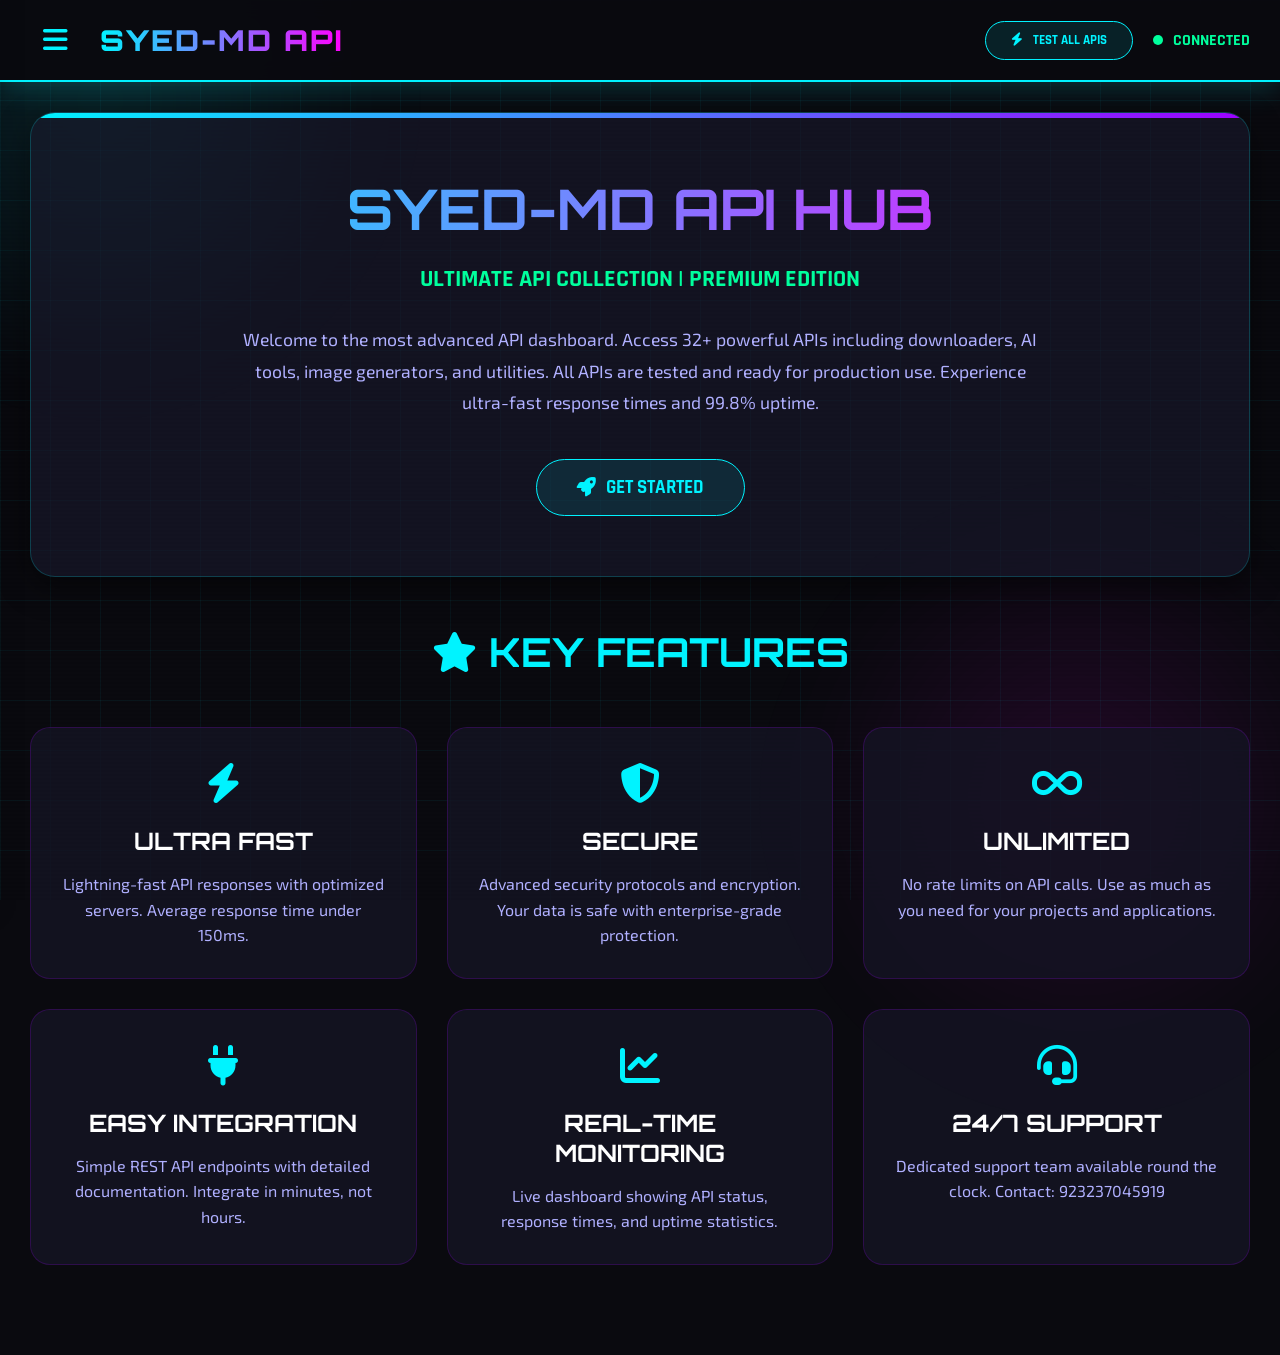
<file: public/index.html>
<!DOCTYPE html>
<html lang="en">
<head>
    <meta charset="UTF-8">
    <meta name="viewport" content="width=device-width, initial-scale=1.0">
    <title>SYED-MD API Hub | Professional API Dashboard</title>
    <link rel="stylesheet" href="https://cdnjs.cloudflare.com/ajax/libs/font-awesome/6.4.0/css/all.min.css">
    <link href="https://fonts.googleapis.com/css2?family=Orbitron:wght@400;700;900&family=Exo+2:wght@300;400;600;700&family=Rajdhani:wght@300;500;700&display=swap" rel="stylesheet">
    <style>
        :root {
            --neon-cyan: #00f3ff;
            --neon-pink: #ff00ff;
            --neon-purple: #9d00ff;
            --neon-green: #00ff9d;
            --neon-yellow: #ffed00;
            --neon-red: #ff3c3c;
            --cyber-dark: #0a0a0f;
            --cyber-darker: #050508;
            --cyber-gray: #1a1a2e;
            --cyber-light: #e0e0ff;
            --cyber-blue: #0066ff;
            --matrix-green: #00ff41;
        }
        
        * {
            margin: 0;
            padding: 0;
            box-sizing: border-box;
        }
        
        body {
            background-color: var(--cyber-dark);
            color: var(--cyber-light);
            font-family: 'Exo 2', sans-serif;
            min-height: 100vh;
            overflow-x: hidden;
        }
        
        /* ============ BACKGROUND EFFECTS ============ */
        .scanlines {
            position: fixed;
            top: 0;
            left: 0;
            width: 100%;
            height: 100%;
            background: linear-gradient(
                to bottom,
                transparent 50%,
                rgba(0, 0, 0, 0.5) 50%
            );
            background-size: 100% 4px;
            z-index: -3;
            pointer-events: none;
            opacity: 0.1;
            animation: scanline 10s linear infinite;
        }
        
        @keyframes scanline {
            0% { transform: translateY(0px); }
            100% { transform: translateY(100vh); }
        }
        
        .grid-lines {
            position: fixed;
            top: 0;
            left: 0;
            width: 100%;
            height: 100%;
            background-image: 
                linear-gradient(to right, rgba(0, 243, 255, 0.05) 1px, transparent 1px),
                linear-gradient(to bottom, rgba(0, 243, 255, 0.05) 1px, transparent 1px);
            background-size: 50px 50px;
            z-index: -4;
            pointer-events: none;
        }
        
        .cyber-glow {
            position: fixed;
            width: 600px;
            height: 600px;
            border-radius: 50%;
            background: radial-gradient(circle, rgba(157, 0, 255, 0.1) 0%, transparent 70%);
            filter: blur(40px);
            z-index: -2;
            pointer-events: none;
        }
        
        .glow-1 {
            top: -200px;
            left: -200px;
            background: radial-gradient(circle, rgba(0, 243, 255, 0.1) 0%, transparent 70%);
        }
        
        .glow-2 {
            bottom: -200px;
            right: -100px;
            background: radial-gradient(circle, rgba(255, 0, 255, 0.1) 0%, transparent 70%);
        }
        
        /* ============ TOP NAVIGATION BAR ============ */
        .cyber-navbar {
            background: rgba(10, 10, 15, 0.95);
            border-bottom: 2px solid var(--neon-cyan);
            box-shadow: 0 5px 30px rgba(0, 243, 255, 0.2);
            padding: 15px 30px;
            position: sticky;
            top: 0;
            z-index: 1000;
            display: flex;
            justify-content: space-between;
            align-items: center;
            backdrop-filter: blur(10px);
        }
        
        .nav-left {
            display: flex;
            align-items: center;
            gap: 20px;
        }
        
        .menu-toggle {
            background: transparent;
            border: none;
            color: var(--neon-cyan);
            font-size: 28px;
            cursor: pointer;
            width: 50px;
            height: 50px;
            border-radius: 10px;
            display: flex;
            align-items: center;
            justify-content: center;
            transition: all 0.3s ease;
        }
        
        .menu-toggle:hover {
            background: rgba(0, 243, 255, 0.1);
            transform: scale(1.1);
        }
        
        .nav-logo {
            font-family: 'Orbitron', sans-serif;
            font-size: 1.8rem;
            font-weight: 900;
            background: linear-gradient(90deg, var(--neon-cyan), var(--neon-pink));
            -webkit-background-clip: text;
            background-clip: text;
            color: transparent;
            letter-spacing: 2px;
        }
        
        .nav-right {
            display: flex;
            align-items: center;
            gap: 20px;
        }
        
        .nav-btn {
            padding: 10px 25px;
            border-radius: 30px;
            background: rgba(0, 243, 255, 0.1);
            border: 1px solid var(--neon-cyan);
            color: var(--neon-cyan);
            font-family: 'Rajdhani', sans-serif;
            font-weight: 700;
            cursor: pointer;
            transition: all 0.3s ease;
            display: flex;
            align-items: center;
            gap: 10px;
        }
        
        .nav-btn:hover {
            background: rgba(0, 243, 255, 0.2);
            transform: translateY(-2px);
            box-shadow: 0 5px 15px rgba(0, 243, 255, 0.3);
        }
        
        .user-indicator {
            display: flex;
            align-items: center;
            gap: 10px;
            color: var(--neon-green);
            font-family: 'Rajdhani', sans-serif;
            font-weight: 700;
        }
        
        .user-indicator .dot {
            width: 10px;
            height: 10px;
            background: var(--neon-green);
            border-radius: 50%;
            animation: pulse 2s infinite;
        }
        
        @keyframes pulse {
            0% { opacity: 1; }
            50% { opacity: 0.5; }
            100% { opacity: 1; }
        }
        
        /* ============ SIDEBAR MENU ============ */
        .cyber-sidebar {
            position: fixed;
            top: 0;
            left: -350px;
            width: 320px;
            height: 100vh;
            background: rgba(10, 10, 20, 0.98);
            border-right: 2px solid var(--neon-purple);
            box-shadow: 10px 0 30px rgba(0, 0, 0, 0.5);
            z-index: 1001;
            transition: left 0.4s cubic-bezier(0.175, 0.885, 0.32, 1.275);
            padding: 30px;
            overflow-y: auto;
            backdrop-filter: blur(15px);
        }
        
        .cyber-sidebar.active {
            left: 0;
        }
        
        .sidebar-header {
            display: flex;
            justify-content: space-between;
            align-items: center;
            margin-bottom: 40px;
            padding-bottom: 20px;
            border-bottom: 1px solid rgba(0, 243, 255, 0.3);
        }
        
        .sidebar-title {
            font-family: 'Orbitron', sans-serif;
            font-size: 1.5rem;
            color: var(--neon-cyan);
        }
        
        .close-sidebar {
            background: transparent;
            border: none;
            color: var(--neon-pink);
            font-size: 24px;
            cursor: pointer;
            width: 40px;
            height: 40px;
            border-radius: 50%;
            display: flex;
            align-items: center;
            justify-content: center;
            transition: all 0.3s ease;
        }
        
        .close-sidebar:hover {
            background: rgba(255, 0, 255, 0.1);
            transform: rotate(90deg);
        }
        
        .nav-menu {
            list-style: none;
            margin-bottom: 40px;
        }
        
        .nav-item {
            margin-bottom: 15px;
        }
        
        .nav-link {
            display: flex;
            align-items: center;
            gap: 15px;
            padding: 18px 20px;
            border-radius: 15px;
            color: var(--cyber-light);
            text-decoration: none;
            font-family: 'Rajdhani', sans-serif;
            font-weight: 700;
            font-size: 1.1rem;
            transition: all 0.3s ease;
            border: 1px solid transparent;
        }
        
        .nav-link:hover {
            background: rgba(0, 243, 255, 0.1);
            border-color: rgba(0, 243, 255, 0.3);
            transform: translateX(10px);
        }
        
        .nav-link.active {
            background: rgba(0, 243, 255, 0.15);
            border-color: var(--neon-cyan);
            box-shadow: 0 5px 15px rgba(0, 243, 255, 0.2);
            color: var(--neon-cyan);
        }
        
        .nav-link i {
            width: 25px;
            text-align: center;
            font-size: 1.2rem;
        }
        
        .sidebar-stats {
            background: rgba(0, 0, 0, 0.4);
            border-radius: 15px;
            padding: 25px;
            border: 1px solid rgba(157, 0, 255, 0.3);
            margin-bottom: 30px;
        }
        
        .stat-item {
            display: flex;
            justify-content: space-between;
            margin-bottom: 15px;
            font-family: 'Rajdhani', sans-serif;
        }
        
        .stat-item:last-child {
            margin-bottom: 0;
        }
        
        .stat-label {
            color: #b0b0ff;
        }
        
        .stat-value {
            color: var(--neon-green);
            font-weight: 700;
        }
        
        .sidebar-footer {
            text-align: center;
            padding-top: 20px;
            border-top: 1px solid rgba(0, 243, 255, 0.2);
            color: #8888cc;
            font-size: 0.9rem;
        }
        
        /* ============ MAIN CONTENT PAGES ============ */
        .page-container {
            padding: 30px;
            max-width: 1600px;
            margin: 0 auto;
        }
        
        .page {
            display: none;
            animation: fadeIn 0.5s ease;
        }
        
        .page.active {
            display: block;
        }
        
        @keyframes fadeIn {
            from { opacity: 0; transform: translateY(20px); }
            to { opacity: 1; transform: translateY(0); }
        }
        
        /* ============ HOME PAGE ============ */
        .hero-section {
            text-align: center;
            padding: 60px 20px;
            background: rgba(26, 26, 46, 0.6);
            border-radius: 25px;
            margin-bottom: 50px;
            border: 1px solid rgba(0, 243, 255, 0.2);
            box-shadow: 0 10px 30px rgba(0, 0, 0, 0.5);
            position: relative;
            overflow: hidden;
        }
        
        .hero-section::before {
            content: '';
            position: absolute;
            top: 0;
            left: 0;
            width: 100%;
            height: 5px;
            background: linear-gradient(90deg, var(--neon-cyan), var(--neon-purple));
        }
        
        .hero-title {
            font-family: 'Orbitron', sans-serif;
            font-size: 3.5rem;
            margin-bottom: 20px;
            background: linear-gradient(90deg, var(--neon-cyan), var(--neon-pink));
            -webkit-background-clip: text;
            background-clip: text;
            color: transparent;
        }
        
        .hero-subtitle {
            font-size: 1.5rem;
            color: var(--neon-green);
            margin-bottom: 30px;
            font-family: 'Rajdhani', sans-serif;
            font-weight: 700;
        }
        
        .hero-description {
            max-width: 800px;
            margin: 0 auto 40px;
            color: #b0b0ff;
            font-size: 1.1rem;
            line-height: 1.8;
        }
        
        .features-grid {
            display: grid;
            grid-template-columns: repeat(auto-fill, minmax(300px, 1fr));
            gap: 30px;
            margin-bottom: 60px;
        }
        
        .feature-card {
            background: rgba(20, 20, 35, 0.8);
            border-radius: 20px;
            padding: 30px;
            border: 1px solid rgba(157, 0, 255, 0.2);
            transition: all 0.3s ease;
            text-align: center;
        }
        
        .feature-card:hover {
            transform: translateY(-10px);
            border-color: var(--neon-purple);
            box-shadow: 0 15px 30px rgba(157, 0, 255, 0.2);
        }
        
        .feature-icon {
            font-size: 2.5rem;
            color: var(--neon-cyan);
            margin-bottom: 20px;
        }
        
        .feature-title {
            font-family: 'Orbitron', sans-serif;
            font-size: 1.5rem;
            margin-bottom: 15px;
            color: white;
        }
        
        .feature-desc {
            color: #b0b0ff;
            line-height: 1.6;
        }
        
        /* ============ APIS PAGE ============ */
        .apis-header {
            display: flex;
            justify-content: space-between;
            align-items: center;
            margin-bottom: 40px;
            flex-wrap: wrap;
            gap: 20px;
        }
        
        .apis-title {
            font-family: 'Orbitron', sans-serif;
            font-size: 2.5rem;
            color: var(--neon-pink);
            text-transform: uppercase;
            letter-spacing: 2px;
        }
        
        .apis-search {
            position: relative;
            min-width: 350px;
        }
        
        .apis-search input {
            background: rgba(0, 0, 0, 0.5);
            border: 1px solid var(--neon-cyan);
            border-radius: 30px;
            padding: 15px 20px;
            padding-left: 50px;
            color: white;
            font-family: 'Exo 2', sans-serif;
            width: 100%;
            font-size: 1rem;
        }
        
        .apis-search input:focus {
            outline: none;
            box-shadow: 0 0 15px rgba(0, 243, 255, 0.5);
        }
        
        .apis-search i {
            position: absolute;
            left: 20px;
            top: 50%;
            transform: translateY(-50%);
            color: var(--neon-cyan);
        }
        
        .apis-grid {
            display: grid;
            grid-template-columns: repeat(auto-fill, minmax(400px, 1fr));
            gap: 30px;
            margin-bottom: 50px;
        }
        
        /* ============ API CARD ============ */
        .api-card {
            background: linear-gradient(145deg, rgba(15, 15, 25, 0.9), rgba(30, 30, 50, 0.9));
            border-radius: 20px;
            padding: 25px;
            position: relative;
            overflow: hidden;
            border: 1px solid rgba(0, 243, 255, 0.2);
            transition: all 0.3s ease;
            box-shadow: 0 10px 30px rgba(0, 0, 0, 0.4);
        }
        
        .api-card:hover {
            transform: translateY(-10px);
            border-color: var(--neon-cyan);
            box-shadow: 0 20px 40px rgba(0, 243, 255, 0.2);
        }
        
        .api-card-header {
            display: flex;
            justify-content: space-between;
            align-items: flex-start;
            margin-bottom: 20px;
        }
        
        .api-name {
            font-family: 'Orbitron', sans-serif;
            font-size: 1.5rem;
            color: white;
            display: flex;
            align-items: center;
            gap: 10px;
        }
        
        .api-status {
            padding: 5px 15px;
            border-radius: 20px;
            font-family: 'Rajdhani', sans-serif;
            font-weight: 700;
            font-size: 0.8rem;
            text-transform: uppercase;
        }
        
        .status-active {
            background: rgba(0, 255, 157, 0.2);
            color: var(--neon-green);
            border: 1px solid var(--neon-green);
        }
        
        .status-inactive {
            background: rgba(255, 60, 60, 0.2);
            color: var(--neon-red);
            border: 1px solid var(--neon-red);
        }
        
        .api-description {
            color: #c0c0ff;
            margin-bottom: 20px;
            line-height: 1.6;
            min-height: 60px;
        }
        
        .api-endpoint {
            background: rgba(0, 0, 0, 0.6);
            padding: 15px;
            border-radius: 10px;
            margin-bottom: 20px;
            font-family: 'Courier New', monospace;
            font-size: 0.9rem;
            overflow-x: auto;
            border: 1px solid rgba(157, 0, 255, 0.3);
        }
        
        .api-actions {
            display: flex;
            gap: 15px;
        }
        
        .api-btn {
            flex: 1;
            padding: 12px 20px;
            border-radius: 10px;
            font-family: 'Orbitron', sans-serif;
            font-weight: 700;
            cursor: pointer;
            transition: all 0.3s ease;
            border: none;
            display: flex;
            align-items: center;
            justify-content: center;
            gap: 10px;
            font-size: 0.9rem;
            text-transform: uppercase;
        }
        
        .btn-test {
            background: linear-gradient(90deg, var(--neon-cyan), var(--neon-purple));
            color: white;
        }
        
        .btn-test:hover {
            background: linear-gradient(90deg, var(--neon-purple), var(--neon-cyan));
            transform: translateY(-3px);
            box-shadow: 0 10px 20px rgba(157, 0, 255, 0.4);
        }
        
        .btn-details {
            background: rgba(0, 102, 255, 0.2);
            color: white;
            border: 1px solid var(--cyber-blue);
        }
        
        .btn-details:hover {
            background: rgba(0, 102, 255, 0.4);
            transform: translateY(-3px);
        }
        
        /* ============ API TEST MODAL ============ */
        .modal-overlay {
            position: fixed;
            top: 0;
            left: 0;
            width: 100%;
            height: 100%;
            background: rgba(0, 0, 0, 0.8);
            z-index: 1002;
            display: none;
            justify-content: center;
            align-items: center;
            backdrop-filter: blur(5px);
        }
        
        .modal-overlay.active {
            display: flex;
        }
        
        .test-modal {
            background: rgba(20, 20, 35, 0.95);
            border-radius: 25px;
            padding: 30px;
            width: 90%;
            max-width: 800px;
            max-height: 90vh;
            overflow-y: auto;
            border: 2px solid var(--neon-cyan);
            box-shadow: 0 20px 50px rgba(0, 243, 255, 0.3);
            position: relative;
        }
        
        .modal-header {
            display: flex;
            justify-content: space-between;
            align-items: center;
            margin-bottom: 30px;
            padding-bottom: 20px;
            border-bottom: 1px solid rgba(0, 243, 255, 0.3);
        }
        
        .modal-title {
            font-family: 'Orbitron', sans-serif;
            font-size: 1.8rem;
            color: var(--neon-cyan);
        }
        
        .close-modal {
            background: transparent;
            border: none;
            color: var(--neon-pink);
            font-size: 24px;
            cursor: pointer;
            width: 40px;
            height: 40px;
            border-radius: 50%;
            display: flex;
            align-items: center;
            justify-content: center;
            transition: all 0.3s ease;
        }
        
        .close-modal:hover {
            background: rgba(255, 0, 255, 0.1);
            transform: rotate(90deg);
        }
        
        .test-form {
            margin-bottom: 30px;
        }
        
        .form-group {
            margin-bottom: 25px;
        }
        
        .form-label {
            display: block;
            margin-bottom: 10px;
            font-family: 'Rajdhani', sans-serif;
            font-weight: 700;
            color: var(--neon-yellow);
            font-size: 1.1rem;
            display: flex;
            align-items: center;
            gap: 10px;
        }
        
        .cyber-input {
            width: 100%;
            padding: 15px 20px;
            background: rgba(0, 0, 0, 0.6);
            border: 1px solid rgba(0, 243, 255, 0.3);
            border-radius: 10px;
            color: white;
            font-family: 'Exo 2', sans-serif;
            font-size: 1rem;
            transition: all 0.3s ease;
        }
        
        .cyber-input:focus {
            outline: none;
            border-color: var(--neon-cyan);
            box-shadow: 0 0 15px rgba(0, 243, 255, 0.3);
        }
        
        .modal-btn {
            padding: 15px 30px;
            border: none;
            border-radius: 10px;
            font-family: 'Orbitron', sans-serif;
            font-weight: 700;
            cursor: pointer;
            transition: all 0.3s ease;
            font-size: 1rem;
            display: flex;
            align-items: center;
            justify-content: center;
            gap: 10px;
            width: 100%;
        }
        
        .response-section {
            margin-top: 30px;
            display: none;
        }
        
        .response-section.active {
            display: block;
        }
        
        .response-title {
            font-family: 'Orbitron', sans-serif;
            font-weight: 700;
            color: var(--neon-green);
            margin-bottom: 15px;
            display: flex;
            align-items: center;
            gap: 10px;
        }
        
        .response-content {
            background: rgba(0, 0, 0, 0.7);
            color: white;
            padding: 20px;
            border-radius: 10px;
            max-height: 300px;
            overflow-y: auto;
            font-family: 'Courier New', monospace;
            font-size: 0.9rem;
            white-space: pre-wrap;
            border: 1px solid rgba(0, 255, 157, 0.3);
        }
        
        /* ============ DASHBOARD PAGE ============ */
        .dashboard-header {
            margin-bottom: 40px;
        }
        
        .dashboard-title {
            font-family: 'Orbitron', sans-serif;
            font-size: 2.5rem;
            color: var(--neon-cyan);
            margin-bottom: 20px;
        }
        
        .dashboard-subtitle {
            color: #b0b0ff;
            font-size: 1.2rem;
            max-width: 800px;
        }
        
        .stats-cards {
            display: grid;
            grid-template-columns: repeat(auto-fill, minmax(250px, 1fr));
            gap: 25px;
            margin-bottom: 50px;
        }
        
        .stat-card {
            background: rgba(20, 20, 35, 0.8);
            border-radius: 20px;
            padding: 30px;
            text-align: center;
            border: 1px solid rgba(157, 0, 255, 0.2);
            transition: all 0.3s ease;
        }
        
        .stat-card:hover {
            transform: translateY(-10px);
            border-color: var(--neon-purple);
            box-shadow: 0 15px 30px rgba(157, 0, 255, 0.2);
        }
        
        .stat-icon {
            font-size: 2.5rem;
            margin-bottom: 20px;
        }
        
        .stat-number {
            font-family: 'Orbitron', sans-serif;
            font-size: 2.5rem;
            font-weight: 900;
            margin-bottom: 10px;
        }
        
        .stat-text {
            color: #b0b0ff;
            font-size: 1.1rem;
        }
        
        .api-status-table {
            background: rgba(20, 20, 35, 0.8);
            border-radius: 20px;
            padding: 30px;
            border: 1px solid rgba(0, 243, 255, 0.2);
            margin-bottom: 50px;
            overflow-x: auto;
        }
        
        .table-title {
            font-family: 'Orbitron', sans-serif;
            font-size: 1.8rem;
            color: var(--neon-pink);
            margin-bottom: 30px;
            padding-bottom: 15px;
            border-bottom: 1px solid rgba(255, 0, 255, 0.3);
        }
        
        .status-table {
            width: 100%;
            border-collapse: collapse;
        }
        
        .status-table th {
            background: rgba(0, 0, 0, 0.5);
            padding: 20px;
            text-align: left;
            color: var(--neon-cyan);
            font-family: 'Orbitron', sans-serif;
            font-weight: 700;
            border-bottom: 2px solid rgba(0, 243, 255, 0.3);
        }
        
        .status-table td {
            padding: 20px;
            border-bottom: 1px solid rgba(0, 243, 255, 0.1);
        }
        
        .status-table tr:hover {
            background: rgba(0, 243, 255, 0.05);
        }
        
        .status-badge {
            padding: 8px 20px;
            border-radius: 20px;
            font-family: 'Rajdhani', sans-serif;
            font-weight: 700;
            font-size: 0.9rem;
            text-transform: uppercase;
            display: inline-block;
        }
        
        /* ============ DOWNLOADERS PAGE ============ */
        .category-header {
            display: flex;
            justify-content: space-between;
            align-items: center;
            margin-bottom: 40px;
            flex-wrap: wrap;
            gap: 20px;
        }
        
        .category-title {
            font-family: 'Orbitron', sans-serif;
            font-size: 2.5rem;
            color: var(--neon-green);
        }
        
        .category-count {
            background: rgba(0, 255, 157, 0.2);
            color: var(--neon-green);
            padding: 10px 25px;
            border-radius: 30px;
            font-family: 'Rajdhani', sans-serif;
            font-weight: 700;
            border: 1px solid var(--neon-green);
        }
        
        /* ============ RESPONSIVE ============ */
        @media (max-width: 1200px) {
            .apis-grid, .features-grid {
                grid-template-columns: repeat(auto-fill, minmax(350px, 1fr));
            }
            
            .stats-cards {
                grid-template-columns: repeat(auto-fill, minmax(200px, 1fr));
            }
        }
        
        @media (max-width: 992px) {
            .apis-grid, .features-grid {
                grid-template-columns: repeat(auto-fill, minmax(300px, 1fr));
            }
            
            .nav-right {
                display: none;
            }
        }
        
        @media (max-width: 768px) {
            .cyber-sidebar {
                width: 100%;
                left: -100%;
            }
            
            .apis-grid, .features-grid {
                grid-template-columns: 1fr;
            }
            
            .hero-title {
                font-size: 2.5rem;
            }
            
            .apis-search {
                min-width: 100%;
            }
            
            .api-actions {
                flex-direction: column;
            }
            
            .page-container {
                padding: 20px 15px;
            }
        }
        
        /* ============ CUSTOM SCROLLBAR ============ */
        ::-webkit-scrollbar {
            width: 10px;
        }
        
        ::-webkit-scrollbar-track {
            background: rgba(26, 26, 46, 0.8);
        }
        
        ::-webkit-scrollbar-thumb {
            background: linear-gradient(180deg, var(--neon-cyan), var(--neon-purple));
            border-radius: 5px;
        }
        
        ::-webkit-scrollbar-thumb:hover {
            background: linear-gradient(180deg, var(--neon-purple), var(--neon-cyan));
        }
    </style>
</head>
<body>
    <!-- Background Effects -->
    <div class="scanlines"></div>
    <div class="grid-lines"></div>
    <div class="cyber-glow glow-1"></div>
    <div class="cyber-glow glow-2"></div>
    
    <!-- Top Navigation Bar -->
    <nav class="cyber-navbar">
        <div class="nav-left">
            <button class="menu-toggle" id="menuToggle">
                <i class="fas fa-bars"></i>
            </button>
            <div class="nav-logo">SYED-MD API </div>
        </div>
        
        <div class="nav-right">
            <button class="nav-btn" id="testAllApis">
                <i class="fas fa-bolt"></i> TEST ALL APIS
            </button>
            <div class="user-indicator">
                <div class="dot"></div>
                <span>CONNECTED</span>
            </div>
        </div>
    </nav>
    
    <!-- Sidebar Menu -->
    <aside class="cyber-sidebar" id="sidebar">
        <div class="sidebar-header">
            <h2 class="sidebar-title">SYED-MD</h2>
            <button class="close-sidebar" id="closeSidebar">
                <i class="fas fa-times"></i>
            </button>
        </div>
        
        <ul class="nav-menu">
            <li class="nav-item">
                <a href="#" class="nav-link active" data-page="home">
                    <i class="fas fa-home"></i>
                    <span>HOME</span>
                </a>
            </li>
            <li class="nav-item">
                <a href="#" class="nav-link" data-page="apis">
                    <i class="fas fa-code"></i>
                    <span>ALL APIS</span>
                </a>
            </li>
            <li class="nav-item">
                <a href="#" class="nav-link" data-page="downloaders">
                    <i class="fas fa-download"></i>
                    <span>DOWNLOADERS</span>
                </a>
            </li>
            <li class="nav-item">
                <a href="#" class="nav-link" data-page="ai">
                    <i class="fas fa-robot"></i>
                    <span>AI & SEARCH</span>
                </a>
            </li>
            <li class="nav-item">
                <a href="#" class="nav-link" data-page="images">
                    <i class="fas fa-image"></i>
                    <span>IMAGE TOOLS</span>
                </a>
            </li>
            <li class="nav-item">
                <a href="#" class="nav-link" data-page="utilities">
                    <i class="fas fa-cogs"></i>
                    <span>UTILITIES</span>
                </a>
            </li>
            <li class="nav-item">
                <a href="#" class="nav-link" data-page="dashboard">
                    <i class="fas fa-chart-bar"></i>
                    <span>DASHBOARD</span>
                </a>
            </li>
        </ul>
        
        <div class="sidebar-stats">
            <div class="stat-item">
                <span class="stat-label">TOTAL APIS:</span>
                <span class="stat-value" id="totalApis">32</span>
            </div>
            <div class="stat-item">
                <span class="stat-label">ACTIVE:</span>
                <span class="stat-value" id="activeApis">28</span>
            </div>
            <div class="stat-item">
                <span class="stat-label">RESPONSE TIME:</span>
                <span class="stat-value">~150ms</span>
            </div>
            <div class="stat-item">
                <span class="stat-label">UPTIME:</span>
                <span class="stat-value">99.8%</span>
            </div>
        </div>
        
        <div class="sidebar-footer">
            <p>© 2026 SYED-MD NETWORK</p>
            <p>Version 4.0 | ULTRA PRO MAX</p>
        </div>
    </aside>
    
    <!-- Main Content Container -->
    <div class="page-container">
        <!-- Home Page -->
        <div class="page active" id="home-page">
            <section class="hero-section">
                <h1 class="hero-title">SYED-MD API HUB</h1>
                <p class="hero-subtitle">ULTIMATE API COLLECTION | PREMIUM EDITION</p>
                <p class="hero-description">
                    Welcome to the most advanced API dashboard. Access 32+ powerful APIs including downloaders, AI tools, 
                    image generators, and utilities. All APIs are tested and ready for production use. 
                    Experience ultra-fast response times and 99.8% uptime.
                </p>
                <button class="nav-btn" style="margin: 0 auto; padding: 15px 40px; font-size: 1.2rem;">
                    <i class="fas fa-rocket"></i> GET STARTED
                </button>
            </section>
            
            <section class="features-section">
                <h2 style="font-family: 'Orbitron'; font-size: 2.5rem; color: var(--neon-cyan); text-align: center; margin-bottom: 50px;">
                    <i class="fas fa-star"></i> KEY FEATURES
                </h2>
                
                <div class="features-grid">
                    <div class="feature-card">
                        <div class="feature-icon">
                            <i class="fas fa-bolt"></i>
                        </div>
                        <h3 class="feature-title">ULTRA FAST</h3>
                        <p class="feature-desc">
                            Lightning-fast API responses with optimized servers. Average response time under 150ms.
                        </p>
                    </div>
                    
                    <div class="feature-card">
                        <div class="feature-icon">
                            <i class="fas fa-shield-alt"></i>
                        </div>
                        <h3 class="feature-title">SECURE</h3>
                        <p class="feature-desc">
                            Advanced security protocols and encryption. Your data is safe with enterprise-grade protection.
                        </p>
                    </div>
                    
                    <div class="feature-card">
                        <div class="feature-icon">
                            <i class="fas fa-infinity"></i>
                        </div>
                        <h3 class="feature-title">UNLIMITED</h3>
                        <p class="feature-desc">
                            No rate limits on API calls. Use as much as you need for your projects and applications.
                        </p>
                    </div>
                    
                    <div class="feature-card">
                        <div class="feature-icon">
                            <i class="fas fa-plug"></i>
                        </div>
                        <h3 class="feature-title">EASY INTEGRATION</h3>
                        <p class="feature-desc">
                            Simple REST API endpoints with detailed documentation. Integrate in minutes, not hours.
                        </p>
                    </div>
                    
                    <div class="feature-card">
                        <div class="feature-icon">
                            <i class="fas fa-chart-line"></i>
                        </div>
                        <h3 class="feature-title">REAL-TIME MONITORING</h3>
                        <p class="feature-desc">
                            Live dashboard showing API status, response times, and uptime statistics.
                        </p>
                    </div>
                    
                    <div class="feature-card">
                        <div class="feature-icon">
                            <i class="fas fa-headset"></i>
                        </div>
                        <h3 class="feature-title">24/7 SUPPORT</h3>
                        <p class="feature-desc">
                            Dedicated support team available round the clock. Contact: 923237045919
                        </p>
                    </div>
                </div>
            </section>
        </div>
        
        <!-- APIs Page -->
        <div class="page" id="apis-page">
            <div class="apis-header">
                <h1 class="apis-title">ALL APIS COLLECTION</h1>
                <div class="apis-search">
                    <i class="fas fa-search"></i>
                    <input type="text" id="apisSearch" placeholder="Search APIs by name or description...">
                </div>
            </div>
            
            <div class="apis-grid" id="apisGrid">
                <!-- APIs will be loaded by JavaScript -->
            </div>
            
            <div style="text-align: center; margin-top: 40px;">
                <button class="nav-btn" id="checkAllStatus" style="padding: 15px 40px; font-size: 1.1rem;">
                    <i class="fas fa-sync-alt"></i> CHECK ALL API STATUS
                </button>
            </div>
        </div>
        
        <!-- Downloaders Page -->
        <div class="page" id="downloaders-page">
            <div class="category-header">
                <h1 class="category-title">DOWNLOADER APIS</h1>
                <div class="category-count" id="downloadersCount">Loading...</div>
            </div>
            
            <div class="apis-grid" id="downloadersGrid">
                <!-- Downloader APIs will be loaded here -->
            </div>
        </div>
        
        <!-- AI Page -->
        <div class="page" id="ai-page">
            <div class="category-header">
                <h1 class="category-title" style="color: var(--neon-purple);">AI & SEARCH APIS</h1>
                <div class="category-count" style="background: rgba(157, 0, 255, 0.2); color: var(--neon-purple); border-color: var(--neon-purple);" id="aiCount">Loading...</div>
            </div>
            
            <div class="apis-grid" id="aiGrid">
                <!-- AI APIs will be loaded here -->
            </div>
        </div>
        
        <!-- Images Page -->
        <div class="page" id="images-page">
            <div class="category-header">
                <h1 class="category-title" style="color: var(--neon-pink);">IMAGE TOOLS APIS</h1>
                <div class="category-count" style="background: rgba(255, 0, 255, 0.2); color: var(--neon-pink); border-color: var(--neon-pink);" id="imagesCount">Loading...</div>
            </div>
            
            <div class="apis-grid" id="imagesGrid">
                <!-- Image APIs will be loaded here -->
            </div>
        </div>
        
        <!-- Utilities Page -->
        <div class="page" id="utilities-page">
            <div class="category-header">
                <h1 class="category-title" style="color: var(--neon-yellow);">UTILITIES APIS</h1>
                <div class="category-count" style="background: rgba(255, 237, 0, 0.2); color: var(--neon-yellow); border-color: var(--neon-yellow);" id="utilitiesCount">Loading...</div>
            </div>
            
            <div class="apis-grid" id="utilitiesGrid">
                <!-- Utility APIs will be loaded here -->
            </div>
        </div>
        
        <!-- Dashboard Page -->
        <div class="page" id="dashboard-page">
            <div class="dashboard-header">
                <h1 class="dashboard-title">SYSTEM DASHBOARD</h1>
                <p class="dashboard-subtitle">
                    Real-time monitoring of all APIs. Check status, response times, and performance metrics.
                    Green indicates working APIs, red indicates issues.
                </p>
            </div>
            
            <div class="stats-cards">
                <div class="stat-card">
                    <div class="stat-icon" style="color: var(--neon-cyan);">
                        <i class="fas fa-server"></i>
                    </div>
                    <div class="stat-number" id="totalApisCard">32</div>
                    <div class="stat-text">TOTAL APIS</div>
                </div>
                
                <div class="stat-card">
                    <div class="stat-icon" style="color: var(--neon-green);">
                        <i class="fas fa-check-circle"></i>
                    </div>
                    <div class="stat-number" id="workingApisCard">0</div>
                    <div class="stat-text">WORKING APIS</div>
                </div>
                
                <div class="stat-card">
                    <div class="stat-icon" style="color: var(--neon-red);">
                        <i class="fas fa-times-circle"></i>
                    </div>
                    <div class="stat-number" id="deadApisCard">0</div>
                    <div class="stat-text">DEAD APIS</div>
                </div>
                
                <div class="stat-card">
                    <div class="stat-icon" style="color: var(--neon-yellow);">
                        <i class="fas fa-clock"></i>
                    </div>
                    <div class="stat-number">~150ms</div>
                    <div class="stat-text">AVG RESPONSE TIME</div>
                </div>
            </div>
            
            <div class="api-status-table">
                <h2 class="table-title">API STATUS MONITOR</h2>
                <table class="status-table" id="statusTable">
                    <thead>
                        <tr>
                            <th>API NAME</th>
                            <th>CATEGORY</th>
                            <th>STATUS</th>
                            <th>RESPONSE TIME</th>
                            <th>LAST CHECKED</th>
                            <th>ACTION</th>
                        </tr>
                    </thead>
                    <tbody id="statusTableBody">
                        <!-- Status rows will be loaded by JavaScript -->
                    </tbody>
                </table>
            </div>
            
            <div style="text-align: center;">
                <button class="nav-btn" id="refreshDashboard" style="padding: 15px 40px; font-size: 1.1rem;">
                    <i class="fas fa-sync-alt"></i> REFRESH DASHBOARD
                </button>
            </div>
        </div>
    </div>
    
    <!-- API Test Modal -->
    <div class="modal-overlay" id="testModal">
        <div class="test-modal">
            <div class="modal-header">
                <h2 class="modal-title" id="modalApiName">TEST API</h2>
                <button class="close-modal" id="closeModal">
                    <i class="fas fa-times"></i>
                </button>
            </div>
            
            <div class="test-form">
                <div class="form-group">
                    <label class="form-label" id="modalParamLabel">
                        <i class="fas fa-terminal"></i> ENTER PARAMETER
                    </label>
                    <input type="text" class="cyber-input" id="modalParamInput" placeholder="Enter value...">
                </div>
                
                <button class="modal-btn btn-test" id="runTest">
                    <i class="fas fa-bolt"></i> RUN API TEST
                </button>
            </div>
            
            <div class="response-section" id="responseSection">
                <h3 class="response-title">
                    <i class="fas fa-code"></i> API RESPONSE
                </h3>
                <div class="response-content" id="responseContent">
                    // Response will appear here
                </div>
            </div>
        </div>
    </div>

    <script>
        // API Data
        const apiData = [
            {
                id: 1,
                name: "TikTok Downloader",
                endpoint: "/api/ttdl",
                category: "downloaders",
                param: "url",
                description: "Download TikTok videos without watermark. Advanced video extraction protocol.",
                example: "https://www.tiktok.com/@username/video/1234567890",
                method: "GET",
                status: "active",
                lastChecked: null,
                responseTime: null
            },
            {
                id: 2,
                name: "YouTube Downloader",
                endpoint: "/api/ytdl",
                category: "downloaders",
                param: "url",
                description: "Download YouTube videos in multiple formats with SYED-enhanced speed.",
                example: "https://www.youtube.com/watch?v=dQw4w9WgXcQ",
                method: "GET",
                status: "active",
                lastChecked: null,
                responseTime: null
            },
            {
                id: 3,
                name: "Twitter/X Downloader",
                endpoint: "/api/twitterdl",
                category: "downloaders",
                param: "url",
                description: "Extract videos from Twitter/X with neural network processing.",
                example: "https://twitter.com/user/status/1234567890",
                method: "GET",
                status: "active",
                lastChecked: null,
                responseTime: null
            },
            {
                id: 4,
                name: "Instagram Downloader",
                endpoint: "/api/igdl",
                category: "downloaders",
                param: "url",
                description: "Download Instagram content with advanced decryption protocols.",
                example: "https://www.instagram.com/p/Cxxxxxxxxxx/",
                method: "GET",
                status: "active",
                lastChecked: null,
                responseTime: null
            },
            {
                id: 5,
                name: "Facebook Downloader",
                endpoint: "/api/fbdl",
                category: "downloaders",
                param: "url",
                description: "Premium Facebook video download with HQ optimization.",
                example: "https://www.facebook.com/watch/?v=1234567890",
                method: "GET",
                status: "active",
                lastChecked: null,
                responseTime: null
            },
            {
                id: 6,
                name: "Spotify Downloader",
                endpoint: "/api/spotifydl",
                category: "downloaders",
                param: "url",
                description: "Extract Spotify tracks with crystal clear audio quality.",
                example: "https://open.spotify.com/track/4cOdK2wGLETKBW3PvgPWqT",
                method: "GET",
                status: "active",
                lastChecked: null,
                responseTime: null
            },
            {
                id: 7,
                name: "GitHub Cloner",
                endpoint: "/api/gitclone",
                category: "downloaders",
                param: "url",
                description: "Clone GitHub repositories with SYED-speed compression.",
                example: "https://github.com/username/repository",
                method: "GET",
                status: "active",
                lastChecked: null,
                responseTime: null
            },
            {
                id: 8,
                name: "Aptoide Search",
                endpoint: "/api/aptoide",
                category: "ai",
                param: "q",
                description: "Search Android apps on Aptoide with neural recommendations.",
                example: "WhatsApp, Instagram, TikTok",
                method: "GET",
                status: "active",
                lastChecked: null,
                responseTime: null
            },
            {
                id: 9,
                name: "Spotify Search",
                endpoint: "/api/spotifysearch",
                category: "ai",
                param: "query",
                description: "Advanced Spotify search with AI-powered recommendations.",
                example: "Ed Sheeran, Shape of You",
                method: "GET",
                status: "active",
                lastChecked: null,
                responseTime: null
            },
            {
                id: 10,
                name: "TikTok Search",
                endpoint: "/api/ttsearch",
                category: "ai",
                param: "q",
                description: "Neural network powered TikTok content discovery.",
                example: "dance challenge, funny videos",
                method: "GET",
                status: "active",
                lastChecked: null,
                responseTime: null
            },
            {
                id: 11,
                name: "Blackbox AI",
                endpoint: "/api/blackboxai",
                category: "ai",
                param: "q",
                description: "Advanced AI responses with SYED-intelligence algorithms.",
                example: "How to write a Python function?",
                method: "GET",
                status: "active",
                lastChecked: null,
                responseTime: null
            },
            {
                id: 12,
                name: "Gemini AI",
                endpoint: "/api/gemini",
                category: "ai",
                param: "q",
                description: "Interface with Google's Gemini AI for SYED-learning.",
                example: "Explain quantum computing in simple terms",
                method: "GET",
                status: "active",
                lastChecked: null,
                responseTime: null
            },
            {
                id: 13,
                name: "Text to Image AI",
                endpoint: "/api/txt2img",
                category: "ai",
                param: "text",
                description: "Generate stunning images from text with neural art.",
                example: "A sunset over mountains, digital art",
                method: "GET",
                status: "active",
                lastChecked: null,
                responseTime: null
            },
            {
                id: 14,
                name: "Genshin Build Helper",
                endpoint: "/api/genshinbuild",
                category: "utilities",
                param: "q",
                description: "Get optimal Genshin Impact builds with SYED-analysis.",
                example: "Diluc, Raiden Shogun, Zhongli",
                method: "GET",
                status: "active",
                lastChecked: null,
                responseTime: null
            },
            {
                id: 15,
                name: "Pastebin Reader",
                endpoint: "/api/getpastebin",
                category: "utilities",
                param: "url",
                description: "Read Pastebin content with encryption bypass.",
                example: "https://pastebin.com/abc123xyz",
                method: "GET",
                status: "active",
                lastChecked: null,
                responseTime: null
            },
            {
                id: 16,
                name: "Website to ZIP",
                endpoint: "/api/web2zip",
                category: "downloaders",
                param: "url",
                description: "Convert websites to ZIP with SYED-compression.",
                example: "https://example.com",
                method: "GET",
                status: "active",
                lastChecked: null,
                responseTime: null
            },
            {
                id: 17,
                name: "Website Screenshot",
                endpoint: "/api/ssweb",
                category: "images",
                param: "url",
                description: "Take website screenshots with neural rendering.",
                example: "https://google.com",
                method: "GET",
                status: "active",
                lastChecked: null,
                responseTime: null
            },
            {
                id: 18,
                name: "Text Translator",
                endpoint: "/api/translate",
                category: "utilities",
                param: "text",
                description: "Neural translation across 100+ languages.",
                example: "Hello, how are you?",
                method: "GET",
                status: "active",
                lastChecked: null,
                responseTime: null
            },
            {
                id: 19,
                name: "Weather API",
                endpoint: "/api/cuaca",
                category: "utilities",
                param: "query",
                description: "Real-time weather data with predictive analysis.",
                example: "Jakarta, London, New York",
                method: "GET",
                status: "active",
                lastChecked: null,
                responseTime: null
            },
            {
                id: 20,
                name: "Virtual Credit Card",
                endpoint: "/api/vcc",
                category: "utilities",
                param: "query",
                description: "Generate secure VCC details for testing.",
                example: "4111111111111111",
                method: "GET",
                status: "active",
                lastChecked: null,
                responseTime: null
            },
            {
                id: 21,
                name: "Welcome/Goodbye Image",
                endpoint: "/api/welcome-goodbye-image",
                category: "images",
                param: "name",
                description: "Generate SYED-styled welcome/goodbye images.",
                example: "John Doe, welcome",
                method: "GET",
                status: "active",
                lastChecked: null,
                responseTime: null
            },
            {
                id: 22,
                name: "Emoji Mixer",
                endpoint: "/api/emojimix",
                category: "images",
                param: "emojis",
                description: "Mix emojis with neural style transfer.",
                example: "😀+🎈, ❤️+🔥",
                method: "GET",
                status: "active",
                lastChecked: null,
                responseTime: null
            },
            {
                id: 23,
                name: "Quote Creator",
                endpoint: "/api/qc",
                category: "images",
                param: "text",
                description: "Create neon-styled quote images with AI backgrounds.",
                example: "Dream big, work hard",
                method: "GET",
                status: "active",
                lastChecked: null,
                responseTime: null
            },
            {
                id: 24,
                name: "Brat Image Generator",
                endpoint: "/api/brat",
                category: "images",
                param: "text",
                description: "Generate SYED-meme images with custom text.",
                example: "Your Name Here",
                method: "GET",
                status: "active",
                lastChecked: null,
                responseTime: null
            },
            {
                id: 25,
                name: "Handwriting Generator",
                endpoint: "/api/nulis",
                category: "images",
                param: "text",
                description: "Convert text to realistic SYED-handwriting.",
                example: "This is a sample text in handwriting",
                method: "GET",
                status: "active",
                lastChecked: null,
                responseTime: null
            },
            {
                id: 26,
                name: "QR Code Generator",
                endpoint: "/api/qrcodegenerator",
                category: "images",
                param: "text",
                description: "Generate neon QR codes with encryption options.",
                example: "https://github.com, WIFI:T:WPA;S:MyNetwork;P:Password123;;",
                method: "GET",
                status: "active",
                lastChecked: null,
                responseTime: null
            },
            {
                id: 27,
                name: "Ghibli Images",
                endpoint: "/api/ghibliimage",
                category: "images",
                param: "query",
                description: "Get Studio Ghibli images with SYED-filters.",
                example: "Totoro, Chihiro, Howl",
                method: "GET",
                status: "active",
                lastChecked: null,
                responseTime: null
            },
            {
                id: 28,
                name: "Tweet Generator",
                endpoint: "/api/tweet",
                category: "images",
                param: "text",
                description: "Create SYED-styled fake tweet images.",
                example: "Just launched my new project! #coding #webdev",
                method: "GET",
                status: "active",
                lastChecked: null,
                responseTime: null
            },
            {
                id: 29,
                name: "Khodam Checker",
                endpoint: "/api/cekkhodam",
                category: "utilities",
                param: "name",
                description: "SYED-enhanced spiritual guardian analysis.",
                example: "Ahmad, Siti, Budi",
                method: "GET",
                status: "active",
                lastChecked: null,
                responseTime: null
            },
            {
                id: 30,
                name: "Spotify Search+Downloader",
                endpoint: "/api/spotidl",
                category: "downloaders",
                param: "q",
                description: "Advanced Spotify search with download capability.",
                example: "Pasoori, Gal Sun Dil bar jani",
                method: "GET",
                status: "active",
                lastChecked: null,
                responseTime: null
            },
            {
                id: 31,
                name: "Movies Search",
                endpoint: "/api/moviesearch",
                category: "downloaders",
                param: "query",
                description: "Advanced Movies search with recommendations.",
                example: "2026 Movies, Doctor Strange",
                method: "GET",
                status: "active",
                lastChecked: null,
                responseTime: null
            },
            {
                id: 32,
                name: "Movies Downloader",
                endpoint: "/api/moviesdl",
                category: "downloaders",
                param: "q",
                description: "Download Movies content with advanced Downloader.",
                example: "Doctor Strange etc....",
                method: "GET",
                status: "active",
                lastChecked: null,
                responseTime: null
            }
        ];

        // Base URL
        const BASE_URL = "https://SYEDmd-api.vercel.app";
        
        // DOM Elements
        const menuToggle = document.getElementById('menuToggle');
        const sidebar = document.getElementById('sidebar');
        const closeSidebar = document.getElementById('closeSidebar');
        const navLinks = document.querySelectorAll('.nav-link');
        const pages = document.querySelectorAll('.page');
        const testModal = document.getElementById('testModal');
        const closeModal = document.getElementById('closeModal');
        const apisSearch = document.getElementById('apisSearch');
        const checkAllStatus = document.getElementById('checkAllStatus');
        const testAllApis = document.getElementById('testAllApis');
        const refreshDashboard = document.getElementById('refreshDashboard');
        
        // Current API being tested
        let currentTestApi = null;
        
        // Initialize
        document.addEventListener('DOMContentLoaded', function() {
            // Load APIs on all pages
            loadAllApis();
            loadCategoryPages();
            updateDashboardStats();
            
            // Menu Toggle
            menuToggle.addEventListener('click', () => {
                sidebar.classList.add('active');
            });
            
            closeSidebar.addEventListener('click', () => {
                sidebar.classList.remove('active');
            });
            
            // Navigation
            navLinks.forEach(link => {
                link.addEventListener('click', function(e) {
                    e.preventDefault();
                    
                    // Update active nav link
                    navLinks.forEach(l => l.classList.remove('active'));
                    this.classList.add('active');
                    
                    // Show corresponding page
                    const pageId = this.getAttribute('data-page');
                    showPage(pageId);
                    
                    // Close sidebar on mobile
                    if (window.innerWidth <= 768) {
                        sidebar.classList.remove('active');
                    }
                });
            });
            
            // Close modal
            closeModal.addEventListener('click', () => {
                testModal.classList.remove('active');
            });
            
            // Close modal when clicking outside
            testModal.addEventListener('click', (e) => {
                if (e.target === testModal) {
                    testModal.classList.remove('active');
                }
            });
            
            // Search functionality
            apisSearch.addEventListener('input', function() {
                filterApis(this.value.toLowerCase());
            });
            
            // Check all API status
            checkAllStatus.addEventListener('click', checkAllApisStatus);
            
            // Test all APIs
            testAllApis.addEventListener('click', testAllApisFunction);
            
            // Refresh dashboard
            refreshDashboard.addEventListener('click', refreshDashboardData);
            
            // Run test from modal
            document.getElementById('runTest').addEventListener('click', runApiTest);
        });
        
        // Show specific page
        function showPage(pageId) {
            pages.forEach(page => {
                page.classList.remove('active');
                if (page.id === `${pageId}-page`) {
                    page.classList.add('active');
                }
            });
            
            // Update page title
            document.title = `SYED-MD API Hub | ${pageId.toUpperCase()}`;
        }
        
        // Load all APIs
        function loadAllApis() {
            const apisGrid = document.getElementById('apisGrid');
            apisGrid.innerHTML = '';
            
            apiData.forEach(api => {
                apisGrid.appendChild(createApiCard(api));
            });
        }
        
        // Load category pages
        function loadCategoryPages() {
            const categories = {
                'downloaders': document.getElementById('downloadersGrid'),
                'ai': document.getElementById('aiGrid'),
                'images': document.getElementById('imagesGrid'),
                'utilities': document.getElementById('utilitiesGrid')
            };
            
            // Count APIs in each category
            const categoryCounts = {
                'downloaders': 0,
                'ai': 0,
                'images': 0,
                'utilities': 0
            };
            
            // Clear all grids
            Object.values(categories).forEach(grid => {
                if (grid) grid.innerHTML = '';
            });
            
            // Populate category grids
            apiData.forEach(api => {
                if (categories[api.category]) {
                    categories[api.category].appendChild(createApiCard(api));
                    categoryCounts[api.category]++;
                }
            });
            
            // Update category counts
            document.getElementById('downloadersCount').textContent = `${categoryCounts.downloaders} APIs`;
            document.getElementById('aiCount').textContent = `${categoryCounts.ai} APIs`;
            document.getElementById('imagesCount').textContent = `${categoryCounts.images} APIs`;
            document.getElementById('utilitiesCount').textContent = `${categoryCounts.utilities} APIs`;
            
            // Update sidebar stats
            const activeApis = apiData.filter(api => api.status === 'active').length;
            document.getElementById('totalApis').textContent = apiData.length;
            document.getElementById('activeApis').textContent = activeApis;
        }
        
        // Create API card
        function createApiCard(api) {
            const card = document.createElement('div');
            card.className = 'api-card';
            card.setAttribute('data-name', api.name.toLowerCase());
            card.setAttribute('data-category', api.category);
            
            card.innerHTML = `
                <div class="api-card-header">
                    <h3 class="api-name">
                        <i class="fas fa-${getApiIcon(api.category)}"></i>
                        ${api.name}
                    </h3>
                    <span class="api-status ${api.status === 'active' ? 'status-active' : 'status-inactive'}">
                        ${api.status === 'active' ? 'ACTIVE' : 'INACTIVE'}
                    </span>
                </div>
                
                <p class="api-description">${api.description}</p>
                
                <div class="api-endpoint">
                    <span style="color: var(--neon-cyan);">${api.method}</span> ${BASE_URL}${api.endpoint}?${api.param}=<span style="color: var(--neon-yellow);">VALUE</span>
                </div>
                
                <div class="api-actions">
                    <button class="api-btn btn-test test-api" data-api-id="${api.id}">
                        <i class="fas fa-bolt"></i> TEST API
                    </button>
                    <button class="api-btn btn-details check-status" data-api-id="${api.id}">
                        <i class="fas fa-chart-line"></i> CHECK STATUS
                    </button>
                </div>
            `;
            
            // Add event listeners
            card.querySelector('.test-api').addEventListener('click', () => openTestModal(api));
            card.querySelector('.check-status').addEventListener('click', () => checkApiStatus(api.id));
            
            return card;
        }
        
        // Open test modal
        function openTestModal(api) {
            currentTestApi = api;
            
            document.getElementById('modalApiName').textContent = `TEST: ${api.name}`;
            document.getElementById('modalParamLabel').innerHTML = `<i class="fas fa-terminal"></i> ENTER ${api.param.toUpperCase()}`;
            document.getElementById('modalParamInput').placeholder = api.example;
            document.getElementById('modalParamInput').value = '';
            
            // Hide response section
            document.getElementById('responseSection').classList.remove('active');
            
            // Show modal
            testModal.classList.add('active');
        }
        
        // Run API test
        async function runApiTest() {
            if (!currentTestApi) return;
            
            const paramInput = document.getElementById('modalParamInput');
            const paramValue = paramInput.value.trim();
            const responseContent = document.getElementById('responseContent');
            const responseSection = document.getElementById('responseSection');
            
            if (!paramValue) {
                responseSection.classList.add('active');
                responseContent.textContent = 'ERROR: Please enter a value for the parameter.';
                responseContent.style.color = 'var(--neon-red)';
                return;
            }
            
            // Show loading
            responseSection.classList.add('active');
            responseContent.textContent = 'Testing API... Please wait...';
            responseContent.style.color = 'var(--neon-yellow)';
            
            // Construct URL
            const apiUrl = `${BASE_URL}${currentTestApi.endpoint}?${currentTestApi.param}=${encodeURIComponent(paramValue)}`;
            
            try {
                const startTime = Date.now();
                const response = await fetch(apiUrl);
                const endTime = Date.now();
                const responseTime = endTime - startTime;
                
                if (response.ok) {
                    try {
                        const data = await response.json();
                        responseContent.textContent = JSON.stringify(data, null, 2);
                        responseContent.style.color = '#ffffff';
                        
                        // Update API status if successful
                        updateApiStatus(currentTestApi.id, 'active', responseTime);
                    } catch {
                        const text = await response.text();
                        responseContent.textContent = text;
                        responseContent.style.color = '#ffffff';
                        updateApiStatus(currentTestApi.id, 'active', responseTime);
                    }
                } else {
                    responseContent.textContent = `API Error: ${response.status} ${response.statusText}`;
                    responseContent.style.color = 'var(--neon-red)';
                    updateApiStatus(currentTestApi.id, 'inactive', null);
                }
            } catch (error) {
                responseContent.textContent = `Network Error: ${error.message}`;
                responseContent.style.color = 'var(--neon-red)';
                updateApiStatus(currentTestApi.id, 'inactive', null);
            }
            
            // Update dashboard
            updateDashboardStats();
        }
        
        // Check API status
        async function checkApiStatus(apiId) {
            const api = apiData.find(a => a.id === apiId);
            if (!api) return;
            
            // Show checking indicator
            const statusElement = document.querySelector(`.test-api[data-api-id="${apiId}"]`);
            if (statusElement) {
                const originalText = statusElement.innerHTML;
                statusElement.innerHTML = '<i class="fas fa-spinner fa-spin"></i> CHECKING...';
                
                try {
                    const startTime = Date.now();
                    const testUrl = `${BASE_URL}${api.endpoint}?${api.param}=test`;
                    const response = await fetch(testUrl);
                    const endTime = Date.now();
                    const responseTime = endTime - startTime;
                    
                    if (response.ok) {
                        updateApiStatus(apiId, 'active', responseTime);
                        showNotification(`${api.name} is WORKING! Response time: ${responseTime}ms`, 'success');
                    } else {
                        updateApiStatus(apiId, 'inactive', null);
                        showNotification(`${api.name} is NOT WORKING (${response.status})`, 'error');
                    }
                } catch (error) {
                    updateApiStatus(apiId, 'inactive', null);
                    showNotification(`${api.name} is NOT WORKING (Network Error)`, 'error');
                }
                
                // Restore button text
                setTimeout(() => {
                    statusElement.innerHTML = originalText;
                }, 2000);
            }
        }
        
        // Check all APIs status
        async function checkAllApisStatus() {
            const button = checkAllStatus;
            const originalText = button.innerHTML;
            button.innerHTML = '<i class="fas fa-spinner fa-spin"></i> CHECKING ALL APIS...';
            button.disabled = true;
            
            let workingCount = 0;
            let deadCount = 0;
            
            for (const api of apiData) {
                try {
                    const startTime = Date.now();
                    const testUrl = `${BASE_URL}${api.endpoint}?${api.param}=test`;
                    const response = await fetch(testUrl, { method: 'HEAD' });
                    const endTime = Date.now();
                    const responseTime = endTime - startTime;
                    
                    if (response.ok) {
                        updateApiStatus(api.id, 'active', responseTime);
                        workingCount++;
                    } else {
                        updateApiStatus(api.id, 'inactive', null);
                        deadCount++;
                    }
                } catch (error) {
                    updateApiStatus(api.id, 'inactive', null);
                    deadCount++;
                }
            }
            
            // Update dashboard
            updateDashboardStats();
            
            // Show result
            showNotification(`Checked all APIs: ${workingCount} working, ${deadCount} dead`, 'info');
            
            // Restore button
            button.innerHTML = originalText;
            button.disabled = false;
        }
        
        // Test all APIs (full test)
        async function testAllApisFunction() {
            showNotification('Testing all APIs. This may take a while...', 'info');
            
            // This would be a more comprehensive test
            // For now, just check status
            checkAllApisStatus();
        }
        
        // Refresh dashboard data
        function refreshDashboardData() {
            updateDashboardStats();
            showNotification('Dashboard refreshed successfully!', 'success');
        }
        
        // Update API status
        function updateApiStatus(apiId, status, responseTime) {
            const api = apiData.find(a => a.id === apiId);
            if (api) {
                api.status = status;
                api.responseTime = responseTime;
                api.lastChecked = new Date().toLocaleTimeString();
                
                // Update all API cards
                updateApiCards();
                // Update dashboard table
                updateDashboardTable();
            }
        }
        
        // Update API cards
        function updateApiCards() {
            // This would update all API cards on all pages
            // For simplicity, we'll just reload
            loadAllApis();
            loadCategoryPages();
        }
        
        // Update dashboard stats
        function updateDashboardStats() {
            const total = apiData.length;
            const working = apiData.filter(api => api.status === 'active').length;
            const dead = total - working;
            
            document.getElementById('totalApisCard').textContent = total;
            document.getElementById('workingApisCard').textContent = working;
            document.getElementById('deadApisCard').textContent = dead;
            
            // Update table
            updateDashboardTable();
        }
        
        // Update dashboard table
        function updateDashboardTable() {
            const tableBody = document.getElementById('statusTableBody');
            tableBody.innerHTML = '';
            
            apiData.forEach(api => {
                const row = document.createElement('tr');
                
                row.innerHTML = `
                    <td><i class="fas fa-${getApiIcon(api.category)}"></i> ${api.name}</td>
                    <td>${api.category.toUpperCase()}</td>
                    <td>
                        <span class="status-badge ${api.status === 'active' ? 'status-active' : 'status-inactive'}">
                            ${api.status === 'active' ? 'ACTIVE' : 'DEAD'}
                        </span>
                    </td>
                    <td>${api.responseTime ? `${api.responseTime}ms` : 'N/A'}</td>
                    <td>${api.lastChecked || 'Not checked'}</td>
                    <td>
                        <button class="api-btn btn-test" style="padding: 8px 15px; font-size: 0.8rem;" onclick="checkApiStatus(${api.id})">
                            <i class="fas fa-sync-alt"></i> CHECK
                        </button>
                    </td>
                `;
                
                tableBody.appendChild(row);
            });
        }
        
        // Filter APIs
        function filterApis(searchTerm) {
            const apiCards = document.querySelectorAll('#apisGrid .api-card');
            
            apiCards.forEach(card => {
                const apiName = card.getAttribute('data-name');
                const apiDesc = card.querySelector('.api-description').textContent.toLowerCase();
                
                if (apiName.includes(searchTerm) || apiDesc.includes(searchTerm) || searchTerm === '') {
                    card.style.display = 'block';
                } else {
                    card.style.display = 'none';
                }
            });
        }
        
        // Show notification
        function showNotification(message, type) {
            // Create notification element
            const notification = document.createElement('div');
            notification.style.cssText = `
                position: fixed;
                top: 100px;
                right: 30px;
                padding: 20px 30px;
                border-radius: 10px;
                font-family: 'Rajdhani', sans-serif;
                font-weight: 700;
                z-index: 10000;
                animation: slideIn 0.3s ease;
                box-shadow: 0 10px 30px rgba(0,0,0,0.3);
            `;
            
            // Set color based on type
            if (type === 'success') {
                notification.style.background = 'rgba(0, 255, 157, 0.2)';
                notification.style.border = '1px solid var(--neon-green)';
                notification.style.color = 'var(--neon-green)';
            } else if (type === 'error') {
                notification.style.background = 'rgba(255, 60, 60, 0.2)';
                notification.style.border = '1px solid var(--neon-red)';
                notification.style.color = 'var(--neon-red)';
            } else {
                notification.style.background = 'rgba(0, 243, 255, 0.2)';
                notification.style.border = '1px solid var(--neon-cyan)';
                notification.style.color = 'var(--neon-cyan)';
            }
            
            notification.innerHTML = `
                <i class="fas fa-${type === 'success' ? 'check-circle' : type === 'error' ? 'times-circle' : 'info-circle'}"></i>
                ${message}
            `;
            
            document.body.appendChild(notification);
            
            // Remove after 3 seconds
            setTimeout(() => {
                notification.style.animation = 'slideOut 0.3s ease';
                setTimeout(() => {
                    document.body.removeChild(notification);
                }, 300);
            }, 3000);
            
            // Add CSS for animations
            if (!document.getElementById('notification-styles')) {
                const style = document.createElement('style');
                style.id = 'notification-styles';
                style.textContent = `
                    @keyframes slideIn {
                        from { transform: translateX(100%); opacity: 0; }
                        to { transform: translateX(0); opacity: 1; }
                    }
                    @keyframes slideOut {
                        from { transform: translateX(0); opacity: 1; }
                        to { transform: translateX(100%); opacity: 0; }
                    }
                `;
                document.head.appendChild(style);
            }
        }
        
        // Helper function to get API icon
        function getApiIcon(category) {
            switch(category) {
                case 'downloaders': return 'download';
                case 'ai': return 'robot';
                case 'images': return 'image';
                case 'utilities': return 'cogs';
                default: return 'code';
            }
        }
        
        // Make functions available globally for onclick attributes
        window.checkApiStatus = checkApiStatus;
    </script>
</body>
</html>
</file>
